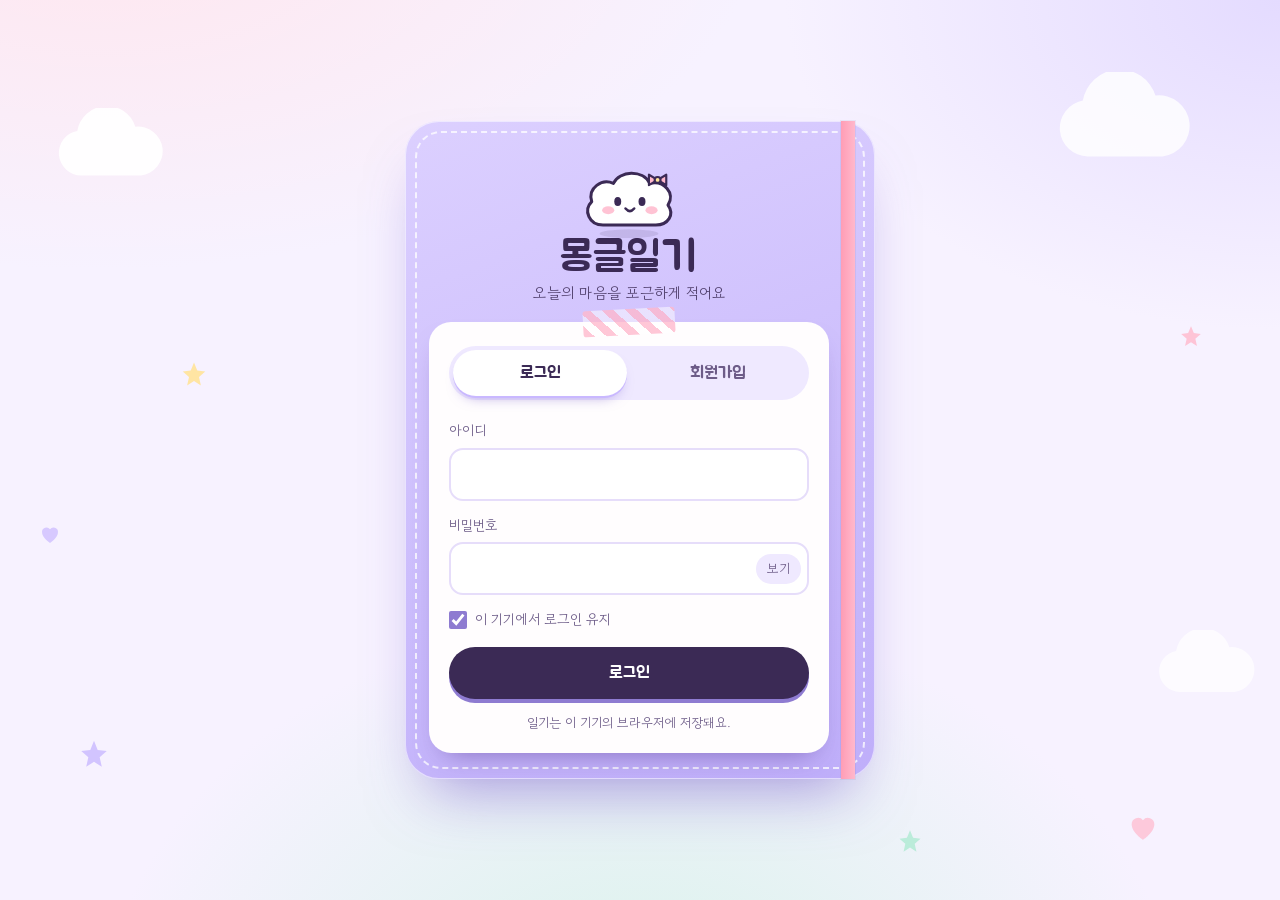
<file: index.html>
<!DOCTYPE html>
<html lang="ko">
<head>
<meta charset="utf-8">
<meta name="viewport" content="width=device-width, initial-scale=1, viewport-fit=cover">
<meta name="theme-color" content="#E4DBFF">
<title>몽글일기</title>
<meta name="description" content="오늘의 마음을 포근하게 적는 나만의 일기장">
<link rel="icon" href="data:image/svg+xml,%3Csvg xmlns='http://www.w3.org/2000/svg' viewBox='0 0 64 64'%3E%3Crect width='64' height='64' rx='16' fill='%23C9B8FF'/%3E%3Cpath d='M18 44a8 8 0 0 1-1-16 11 11 0 0 1 21-3 9 9 0 0 1 8 19z' fill='white'/%3E%3C/svg%3E">
<link rel="preconnect" href="https://fonts.googleapis.com">
<link rel="preconnect" href="https://fonts.gstatic.com" crossorigin>
<link href="https://fonts.googleapis.com/css2?family=Gaegu:wght@400;700&family=Gowun+Dodum&family=Jua&display=swap" rel="stylesheet">

<style>
:root{
  --ink:#3B2A55; --ink-2:#6D5C88;
  --lav:#C9B8FF; --lav-d:#8E7BD1; --lav-l:#EFE9FF;
  --pink:#FFB8CC; --pink-l:#FFE6EE; --rose:#C2325F;
  --butter:#FFE49A; --mint:#B5EBD6; --sky:#BFE3FF;
  --paper:#FFFDFE; --rule:#E6DDFA;
  --mood:var(--lav-l);
  --f-display:'Jua','Apple SD Gothic Neo','Malgun Gothic',sans-serif;
  --f-ui:'Gowun Dodum','Apple SD Gothic Neo','Malgun Gothic',sans-serif;
  --f-hand:'Gaegu','Gowun Dodum','Apple SD Gothic Neo','Malgun Gothic',cursive;
  --shadow-page:0 2px 0 rgba(255,255,255,.9) inset,0 40px 80px -30px rgba(104,76,190,.45),0 12px 24px -12px rgba(104,76,190,.25);
}
*{box-sizing:border-box;margin:0}
[hidden]{display:none!important}
html{-webkit-text-size-adjust:100%}
body{
  font-family:var(--f-ui);color:var(--ink);line-height:1.55;min-height:100dvh;
  background:
    radial-gradient(1100px 600px at 8% -10%,#FFE6EE 0,transparent 60%),
    radial-gradient(900px 600px at 100% 0,#E4DBFF 0,transparent 55%),
    radial-gradient(900px 700px at 50% 115%,#D8F3EA 0,transparent 60%),
    #F7F2FF;
  background-attachment:fixed;
}
button,input,textarea{font:inherit;color:inherit}
.bg{position:fixed;inset:0;pointer-events:none;z-index:0;overflow:hidden}
.bg svg{position:absolute}
.screen{position:relative;z-index:1;min-height:100dvh;display:grid;place-items:center;padding:28px 16px calc(28px + env(safe-area-inset-bottom))}

/* ---------- buttons & fields ---------- */
.btn{
  font-family:var(--f-display);font-size:17px;border:0;border-radius:999px;padding:13px 24px;cursor:pointer;
  background:var(--ink);color:#fff;box-shadow:0 4px 0 var(--lav-d);
  transition:transform .08s,box-shadow .08s,background .2s;
}
.btn:hover{background:#4B3768}
.btn:active{transform:translateY(3px);box-shadow:0 1px 0 var(--lav-d)}
.btn:focus-visible,.tab:focus-visible,.opt:focus-visible,.day:focus-visible,.iconbtn:focus-visible,.recent button:focus-visible,.menu summary:focus-visible,.peek:focus-visible{outline:3px solid var(--lav-d);outline-offset:3px}
.btn.block{width:100%}
.btn.ghost{background:transparent;color:var(--ink);box-shadow:inset 0 0 0 2px var(--rule)}
.btn.ghost:hover{background:var(--lav-l)}
.btn.ghost:active{transform:none}
.btn.warn{color:var(--rose)}
.btn.small{font-size:15px;padding:10px 18px}
.btn[disabled]{opacity:.6;cursor:progress}

.field{display:grid;gap:6px;margin-bottom:14px}
.field>label{font-size:14px;color:var(--ink-2)}
.input{
  width:100%;font-size:16px;background:#fff;border:2px solid var(--rule);border-radius:14px;padding:12px 14px;
  transition:border-color .15s,box-shadow .15s;
}
.input:focus-visible{outline:none;border-color:var(--lav-d);box-shadow:0 0 0 4px rgba(142,123,209,.25)}
.input[aria-invalid="true"]{border-color:var(--rose)}
.input::placeholder{color:#9D8FB8}
.err{color:var(--rose);font-size:13px}
.err:empty{display:none}
.hint{color:var(--ink-2);font-size:13px}
.row2{display:grid;gap:0 12px}
@media(min-width:440px){.row2{grid-template-columns:1fr 1fr}}
.pw{position:relative}
.pw .input{padding-right:70px}
.peek{position:absolute;right:8px;top:50%;transform:translateY(-50%);border:0;background:var(--lav-l);color:var(--ink-2);font-size:13px;border-radius:999px;padding:5px 11px;cursor:pointer}
.meter{display:grid;grid-template-columns:repeat(4,1fr);gap:4px;margin-top:2px}
.meter i{height:5px;border-radius:9px;background:var(--rule);transition:background .2s}
.meter[data-s="1"] i:nth-child(-n+1){background:#FF9DB5}
.meter[data-s="2"] i:nth-child(-n+2){background:var(--butter)}
.meter[data-s="3"] i:nth-child(-n+3){background:var(--mint)}
.meter[data-s="4"] i{background:var(--lav-d)}
.check{display:flex;align-items:center;gap:8px;font-size:14px;color:var(--ink-2);margin:2px 0 16px;cursor:pointer}
.check input{width:18px;height:18px;accent-color:var(--lav-d)}

/* ---------- auth cover ---------- */
.cover{
  position:relative;width:min(470px,100%);border-radius:34px;padding:26px 46px 26px 24px;
  background:linear-gradient(160deg,#DCD0FF,#BFAEFA);
  box-shadow:0 34px 60px -24px rgba(110,80,200,.55),0 0 0 1px rgba(255,255,255,.55) inset;
}
.cover::before{content:"";position:absolute;inset:10px;border:2px dashed rgba(255,255,255,.75);border-radius:26px;pointer-events:none}
.cover::after{content:"";position:absolute;top:0;bottom:0;right:20px;width:14px;background:linear-gradient(90deg,#FF9DB5,#FFB8CC);box-shadow:0 0 0 1px rgba(59,42,85,.06)}
.cover-head{text-align:center;position:relative;z-index:1;margin-bottom:6px}
.cover-head .mascot{width:104px;height:auto;display:block;margin:0 auto -6px}
.cover-head h1{font-family:var(--f-display);font-weight:400;font-size:42px;letter-spacing:.02em;line-height:1.1}
.cover-head p{font-size:15px;opacity:.85}
.label{position:relative;z-index:1;margin-top:18px;background:var(--paper);border-radius:22px;padding:24px 20px 20px;box-shadow:0 14px 28px -16px rgba(60,30,120,.55)}
.tape{position:absolute;width:92px;height:26px;opacity:.92;border-radius:3px;
  background:repeating-linear-gradient(45deg,rgba(255,184,204,.85) 0 8px,rgba(255,255,255,.55) 8px 16px)}
.label .tape{top:-13px;left:50%;transform:translateX(-50%) rotate(-3deg)}
.tabs{display:grid;grid-template-columns:1fr 1fr;gap:4px;background:var(--lav-l);border-radius:999px;padding:4px;margin-bottom:20px}
.tab{border:0;background:transparent;font-family:var(--f-display);font-size:17px;color:var(--ink-2);padding:10px;border-radius:999px;cursor:pointer;transition:background .2s,color .2s,box-shadow .2s}
.tab[aria-selected="true"]{background:#fff;color:var(--ink);box-shadow:0 2px 0 var(--lav),0 8px 14px -8px rgba(110,80,200,.6)}
.note{margin-top:14px;font-size:13px;color:var(--ink-2);text-align:center}
@media(max-width:420px){.cover{padding:22px 38px 22px 16px}.cover::after{right:14px;width:11px}.label{padding:22px 14px 16px}}

.mascot{overflow:visible}
.mascot{animation:bob 4s ease-in-out infinite}
.mascot .eye{transform-box:fill-box;transform-origin:center;animation:blink 5s infinite}
@keyframes bob{50%{transform:translateY(-4px)}}
@keyframes blink{0%,92%,100%{transform:scaleY(1)}95%{transform:scaleY(.1)}}

/* ---------- app shell ---------- */
.shell{width:min(1180px,100%);align-self:start}
.topbar{display:flex;align-items:center;justify-content:space-between;gap:12px;margin-bottom:18px;padding:0 4px}
.brand{display:flex;align-items:center;gap:8px;font-family:var(--f-display);font-size:27px;line-height:1}
.brand .mascot{width:46px;height:auto;animation:none}
.menu{position:relative}
.menu summary{list-style:none;cursor:pointer;display:flex;align-items:center;gap:10px;background:rgba(255,255,255,.8);border-radius:999px;padding:6px 16px 6px 6px;box-shadow:0 8px 18px -10px rgba(110,80,200,.6)}
.menu summary::-webkit-details-marker{display:none}
.avatar{width:34px;height:34px;border-radius:50%;display:grid;place-items:center;background:var(--pink);font-family:var(--f-display);font-size:17px}
.menu .pop{position:absolute;right:0;top:calc(100% + 10px);width:min(280px,86vw);background:#fff;border-radius:22px;padding:16px;z-index:30;box-shadow:0 24px 50px -18px rgba(60,30,120,.5)}
.pop h3{font-family:var(--f-display);font-weight:400;font-size:20px}
.pop dl{display:grid;grid-template-columns:auto 1fr;gap:2px 12px;font-size:13.5px;color:var(--ink-2);margin:8px 0 14px}
.pop dt{opacity:.75}
.pop dd{overflow-wrap:anywhere}
.pop .btn{width:100%;margin-top:8px}

.book{position:relative;display:grid;grid-template-columns:1fr}
.page{position:relative;padding:32px 28px 28px;box-shadow:var(--shadow-page)}
.page.left{background:linear-gradient(180deg,#F8F2FF,#FFF2F7);border-radius:32px 32px 0 0}
.page.right{background:var(--paper);border-radius:0 0 32px 32px;--mood:var(--lav-l)}
.spine{display:none}
@media(min-width:980px){
  .book{grid-template-columns:minmax(320px,390px) 30px 1fr}
  .page.left{border-radius:32px 0 0 32px}
  .page.right{border-radius:0 32px 32px 0;padding:36px 40px 30px}
  .spine{display:block;position:relative;z-index:2;
    background:
      url("data:image/svg+xml,%3Csvg xmlns='http://www.w3.org/2000/svg' width='30' height='46' viewBox='0 0 30 46'%3E%3Crect x='1' y='16' width='28' height='13' rx='6.5' fill='%238E7BD1'/%3E%3Crect x='3' y='18' width='24' height='9' rx='4.5' fill='%23C9B8FF'/%3E%3Ccircle cx='5' cy='22.5' r='2.3' fill='%233B2A55'/%3E%3Ccircle cx='25' cy='22.5' r='2.3' fill='%233B2A55'/%3E%3C/svg%3E") center top/30px 46px repeat-y,
      linear-gradient(90deg,rgba(110,80,200,.16),rgba(255,255,255,0) 35%,rgba(255,255,255,0) 65%,rgba(110,80,200,.16)),#EFE7FF}
}
.page.left .tape{top:-12px;left:28px;width:86px;transform:rotate(-5deg);
  background:repeating-linear-gradient(135deg,rgba(255,228,154,.95) 0 6px,rgba(255,255,255,.6) 6px 12px)}
.page.right .tape{top:-12px;right:44px;transform:rotate(3deg)}

.hello h2{font-family:var(--f-display);font-weight:400;font-size:27px;line-height:1.25}
.hello p{color:var(--ink-2);font-size:15px;margin-top:2px}
.bday-banner{margin-top:14px;display:flex;gap:10px;align-items:center;background:var(--pink-l);border-radius:18px;padding:12px 14px;font-size:14.5px;box-shadow:inset 0 0 0 2px var(--pink)}
.bday-banner svg{flex:none;width:26px;height:26px}
.stats{display:grid;grid-template-columns:repeat(3,1fr);gap:8px;margin:18px 0 16px}
.stat{background:rgba(255,255,255,.85);border-radius:18px;padding:10px 6px 9px;text-align:center}
.stat b{display:block;font-family:var(--f-display);font-weight:400;font-size:26px;line-height:1.1}
.stat span{font-size:12.5px;color:var(--ink-2)}
.stat:nth-child(1){box-shadow:0 3px 0 var(--mint)}
.stat:nth-child(2){box-shadow:0 3px 0 var(--butter)}
.stat:nth-child(3){box-shadow:0 3px 0 var(--sky)}

.cal{background:#fff;border-radius:24px;padding:14px 12px 12px;box-shadow:0 10px 24px -16px rgba(110,80,200,.6)}
.cal-head{display:flex;align-items:center;justify-content:space-between;margin-bottom:8px}
.cal-head h3{font-family:var(--f-display);font-weight:400;font-size:20px}
.iconbtn{width:36px;height:36px;border:0;border-radius:50%;background:var(--lav-l);cursor:pointer;display:grid;place-items:center;transition:background .15s,transform .1s}
.iconbtn:hover{background:var(--lav)}
.iconbtn:active{transform:scale(.92)}
.iconbtn svg{width:18px;height:18px}
.dows,.grid{display:grid;grid-template-columns:repeat(7,1fr);gap:3px}
.dows span{text-align:center;font-size:12.5px;color:var(--ink-2);padding:4px 0}
.dows span:first-child{color:#B2386A}
.dows span:last-child{color:#3C6FA8}
.day{position:relative;aspect-ratio:1;border:0;border-radius:14px;background:transparent;cursor:pointer;font-size:14.5px;display:grid;place-items:center;transition:background .15s}
.day:hover{background:var(--lav-l)}
.day:nth-child(7n+1){color:#B2386A}
.day:nth-child(7n){color:#3C6FA8}
.day.today{box-shadow:inset 0 0 0 2px var(--lav-d)}
.day.sel,.day.sel:nth-child(7n+1),.day.sel:nth-child(7n){background:var(--ink);color:#fff;box-shadow:none}
.day .n{transform:translateY(-3px)}
.day .dot{position:absolute;bottom:5px;left:50%;width:7px;height:7px;margin-left:-3.5px;border-radius:50%;box-shadow:0 0 0 1.5px #fff}
.day.bday::after{content:"";position:absolute;top:2px;right:3px;width:10px;height:10px;background:url("data:image/svg+xml,%3Csvg xmlns='http://www.w3.org/2000/svg' viewBox='0 0 24 24'%3E%3Cpath d='M12 21s-8-5.2-8-11a4.5 4.5 0 0 1 8-2.8A4.5 4.5 0 0 1 20 10c0 5.8-8 11-8 11z' fill='%23FF7FA3'/%3E%3C/svg%3E") center/contain no-repeat}

.recent-wrap{margin-top:18px}
.recent-wrap h3{font-family:var(--f-display);font-weight:400;font-size:19px;margin-bottom:6px}
.recent{list-style:none;padding:0;display:grid;gap:6px}
.recent button{width:100%;text-align:left;border:0;background:rgba(255,255,255,.8);border-radius:16px;padding:10px 12px;cursor:pointer;display:grid;grid-template-columns:auto 1fr;gap:2px 10px;align-items:center;transition:background .15s}
.recent button:hover{background:#fff}
.recent .d{font-size:13px;color:var(--ink-2)}
.recent .t{font-size:15px;white-space:nowrap;overflow:hidden;text-overflow:ellipsis}
.recent .m{width:10px;height:10px;border-radius:50%}
.empty{font-size:14px;color:var(--ink-2);background:rgba(255,255,255,.6);border-radius:16px;padding:14px;border:2px dashed var(--lav)}

/* right page */
.head{display:flex;align-items:flex-start;justify-content:space-between;gap:12px;flex-wrap:wrap}
.date{display:flex;align-items:center;gap:16px}
.tile{width:92px;height:92px;border-radius:26px;background:var(--mood);display:grid;place-items:center;font-family:var(--f-display);font-size:50px;line-height:1;transition:background .35s;box-shadow:inset 0 0 0 2px rgba(59,42,85,.08),0 8px 0 -3px rgba(59,42,85,.07)}
.date h2{font-family:var(--f-display);font-weight:400;font-size:25px;line-height:1.25}
.chips{display:flex;gap:6px;flex-wrap:wrap;margin-top:6px}
.chip{font-size:13px;background:var(--lav-l);color:var(--ink-2);border-radius:999px;padding:3px 11px}
.chip.pink{background:var(--pink-l);color:#9E2A55}
.chip.mint{background:#DDF6EC;color:#256B52}
.nav{display:flex;gap:8px;align-items:center}
.nav .btn{padding:9px 18px;font-size:16px}

.picks{display:grid;gap:14px;margin:24px 0 8px}
@media(min-width:640px){.picks{grid-template-columns:auto 1fr;column-gap:36px}}
.group>span{display:block;font-size:14px;color:var(--ink-2);margin-bottom:4px}
.pick{display:flex;gap:4px;flex-wrap:wrap}
.opt{display:grid;justify-items:center;gap:2px;border:0;background:transparent;cursor:pointer;padding:6px 6px 5px;border-radius:18px;color:var(--ink-2);font-size:12.5px;transition:background .2s}
.opt svg{width:42px;height:42px;transition:transform .2s}
.opt:hover{background:var(--lav-l)}
.opt[aria-pressed="true"]{background:var(--lav-l);color:var(--ink);box-shadow:inset 0 0 0 2px var(--lav-d)}
.opt[aria-pressed="true"] svg{transform:scale(1.12) rotate(-5deg)}
.weather .opt svg{width:36px;height:36px}

.title{width:100%;margin-top:14px;border:0;border-bottom:2px dashed var(--lav);background:transparent;font-family:var(--f-display);font-size:28px;line-height:1.3;padding:8px 2px;color:var(--ink)}
.title:focus-visible{outline:none;border-bottom-color:var(--lav-d);border-bottom-style:solid}
.title::placeholder{color:#9D8FB8}
.paper{margin-top:14px}
.body{
  display:block;width:100%;min-height:400px;resize:none;border:0;outline:0;overflow:hidden;
  background:repeating-linear-gradient(to bottom,transparent 0 39px,var(--rule) 39px 40px);background-attachment:local;
  font-family:var(--f-hand);font-size:23px;line-height:40px;padding:0 4px;color:var(--ink);
}
.body::placeholder{color:#A99BC2}
.foot{display:flex;align-items:center;justify-content:space-between;gap:12px;flex-wrap:wrap;margin-top:22px;padding-top:16px;border-top:2px dotted var(--rule)}
.status{font-size:14px;color:var(--ink-2);display:flex;gap:14px;flex-wrap:wrap}
.status [data-state="saving"]{color:#8A6D00}
.status [data-state="error"]{color:var(--rose)}
.actions{display:flex;gap:10px}

.toasts{position:fixed;left:50%;bottom:calc(22px + env(safe-area-inset-bottom));transform:translateX(-50%);display:grid;gap:8px;z-index:100;width:max-content;max-width:92vw}
.toast{background:var(--ink);color:#fff;border-radius:999px;padding:12px 22px;font-size:15px;box-shadow:0 14px 30px -10px rgba(40,20,80,.6);animation:pop .25s ease-out}
.toast.bad{background:var(--rose)}
@keyframes pop{from{opacity:0;transform:translateY(10px)}}

dialog{border:0;border-radius:26px;padding:26px;width:min(380px,92vw);background:var(--paper);color:var(--ink);box-shadow:0 30px 70px -20px rgba(60,30,120,.55);margin:auto}
dialog::backdrop{background:rgba(59,42,85,.35);backdrop-filter:blur(4px)}
dialog h3{font-family:var(--f-display);font-weight:400;font-size:23px;margin-bottom:6px}
dialog p{color:var(--ink-2);margin-bottom:20px}
dialog .actions{justify-content:flex-end}

@media(max-width:600px){
  .page{padding:28px 18px 22px}
  .tile{width:76px;height:76px;font-size:42px;border-radius:22px}
  .date h2{font-size:21px}
  .body{font-size:21px}
  .title{font-size:24px}
}
@media (prefers-reduced-motion:reduce){*{animation:none!important;transition:none!important}}
</style>
</head>

<body>
<div class="bg" id="bg" aria-hidden="true"></div>

<!-- ============ 로그인 / 회원가입 ============ -->
<main class="screen" id="auth">
  <section class="cover" aria-labelledby="app-title">
    <div class="cover-head">
      <div id="cover-mascot"></div>
      <h1 id="app-title">몽글일기</h1>
      <p>오늘의 마음을 포근하게 적어요</p>
    </div>

    <div class="label">
      <span class="tape" aria-hidden="true"></span>
      <div class="tabs" role="tablist" aria-label="로그인 또는 회원가입">
        <button class="tab" role="tab" id="tab-login" aria-selected="true" aria-controls="panel-login" type="button">로그인</button>
        <button class="tab" role="tab" id="tab-signup" aria-selected="false" aria-controls="panel-signup" tabindex="-1" type="button">회원가입</button>
      </div>

      <form id="panel-login" role="tabpanel" aria-labelledby="tab-login" novalidate>
        <div class="field">
          <label for="li-id">아이디</label>
          <input class="input" id="li-id" name="username" autocomplete="username" autocapitalize="none" spellcheck="false" required>
        </div>
        <div class="field">
          <label for="li-pw">비밀번호</label>
          <div class="pw">
            <input class="input" id="li-pw" name="password" type="password" autocomplete="current-password" required>
            <button class="peek" type="button" data-peek="li-pw" aria-label="비밀번호 보기">보기</button>
          </div>
          <p class="err" id="li-err" role="alert"></p>
        </div>
        <label class="check"><input type="checkbox" id="li-keep" checked> 이 기기에서 로그인 유지</label>
        <button class="btn block" type="submit" id="li-submit">로그인</button>
      </form>

      <form id="panel-signup" role="tabpanel" aria-labelledby="tab-signup" novalidate hidden>
        <div class="field">
          <label for="su-id">아이디</label>
          <input class="input" id="su-id" name="username" autocomplete="username" autocapitalize="none" spellcheck="false" maxlength="16" aria-describedby="su-id-err" placeholder="영문으로 시작, 4~16자">
          <p class="err" id="su-id-err"></p>
        </div>
        <div class="field">
          <label for="su-pw">비밀번호</label>
          <div class="pw">
            <input class="input" id="su-pw" name="new-password" type="password" autocomplete="new-password" maxlength="64" aria-describedby="su-pw-err" placeholder="8자 이상, 영문+숫자">
            <button class="peek" type="button" data-peek="su-pw" aria-label="비밀번호 보기">보기</button>
          </div>
          <div class="meter" id="su-meter" data-s="0" aria-hidden="true"><i></i><i></i><i></i><i></i></div>
          <p class="hint" id="su-meter-label" aria-live="polite"></p>
          <p class="err" id="su-pw-err"></p>
        </div>
        <div class="field">
          <label for="su-pw2">비밀번호 확인</label>
          <input class="input" id="su-pw2" type="password" autocomplete="new-password" maxlength="64" aria-describedby="su-pw2-err">
          <p class="err" id="su-pw2-err"></p>
        </div>
        <div class="field">
          <label for="su-email">이메일</label>
          <input class="input" id="su-email" name="email" type="email" autocomplete="email" autocapitalize="none" spellcheck="false" aria-describedby="su-email-err" placeholder="name@example.com">
          <p class="err" id="su-email-err"></p>
        </div>
        <div class="row2">
          <div class="field">
            <label for="su-name">이름</label>
            <input class="input" id="su-name" name="name" autocomplete="name" maxlength="20" aria-describedby="su-name-err">
            <p class="err" id="su-name-err"></p>
          </div>
          <div class="field">
            <label for="su-birth">생년월일</label>
            <input class="input" id="su-birth" name="bday" type="date" autocomplete="bday" min="1900-01-01" aria-describedby="su-birth-err">
            <p class="err" id="su-birth-err"></p>
          </div>
        </div>
        <button class="btn block" type="submit" id="su-submit">가입하고 시작하기</button>
      </form>

      <p class="note">일기는 이 기기의 브라우저에 저장돼요.</p>
    </div>
  </section>
</main>

<!-- ============ 일기장 ============ -->
<div class="screen" id="app" hidden>
  <div class="shell">
    <header class="topbar">
      <div class="brand"><span id="brand-mascot"></span>몽글일기</div>
      <details class="menu" id="menu">
        <summary aria-label="내 메뉴"><span class="avatar" id="avatar"></span><span id="menu-name"></span></summary>
        <div class="pop">
          <h3 id="pop-name"></h3>
          <dl>
            <dt>아이디</dt><dd id="pop-id"></dd>
            <dt>이메일</dt><dd id="pop-email"></dd>
            <dt>생일</dt><dd id="pop-birth"></dd>
          </dl>
          <button class="btn ghost small" type="button" id="btn-export">백업 파일 받기</button>
          <button class="btn ghost small" type="button" id="btn-import">백업 불러오기</button>
          <button class="btn small" type="button" id="btn-logout">로그아웃</button>
          <input type="file" id="file-import" accept="application/json,.json" hidden>
        </div>
      </details>
    </header>

    <div class="book">
      <!-- 왼쪽: 달력 -->
      <section class="page left" aria-label="달력과 기록">
        <span class="tape" aria-hidden="true"></span>
        <div class="hello">
          <h2 id="hello-title"></h2>
          <p id="hello-sub"></p>
        </div>
        <div class="bday-banner" id="bday-banner" hidden>
          <svg viewBox="0 0 24 24" aria-hidden="true"><path d="M12 21s-8-5.2-8-11a4.5 4.5 0 0 1 8-2.8A4.5 4.5 0 0 1 20 10c0 5.8-8 11-8 11z" fill="#FF7FA3" stroke="#3B2A55" stroke-width="1.6" stroke-linejoin="round"/></svg>
          <span id="bday-text"></span>
        </div>
        <div class="stats">
          <div class="stat"><b id="st-total">0</b><span>쓴 일기</span></div>
          <div class="stat"><b id="st-streak">0</b><span>연속 기록일</span></div>
          <div class="stat"><b id="st-month">0</b><span>이번 달</span></div>
        </div>

        <div class="cal">
          <div class="cal-head">
            <button class="iconbtn" type="button" id="cal-prev" aria-label="이전 달"><svg viewBox="0 0 24 24" fill="none" stroke="#3B2A55" stroke-width="2.6" stroke-linecap="round" stroke-linejoin="round"><path d="M15 5l-7 7 7 7"/></svg></button>
            <h3 id="cal-title" aria-live="polite"></h3>
            <button class="iconbtn" type="button" id="cal-next" aria-label="다음 달"><svg viewBox="0 0 24 24" fill="none" stroke="#3B2A55" stroke-width="2.6" stroke-linecap="round" stroke-linejoin="round"><path d="M9 5l7 7-7 7"/></svg></button>
          </div>
          <div class="dows" aria-hidden="true"><span>일</span><span>월</span><span>화</span><span>수</span><span>목</span><span>금</span><span>토</span></div>
          <div class="grid" id="cal-grid"></div>
        </div>

        <div class="recent-wrap">
          <h3>최근에 쓴 일기</h3>
          <ul class="recent" id="recent"></ul>
        </div>
      </section>

      <div class="spine" aria-hidden="true"></div>

      <!-- 오른쪽: 쓰기 -->
      <section class="page right" id="right" aria-label="일기 쓰기">
        <span class="tape" aria-hidden="true"></span>
        <div class="head">
          <div class="date">
            <div class="tile" id="tile" aria-hidden="true"></div>
            <div>
              <h2 id="date-text"></h2>
              <div class="chips" id="chips"></div>
            </div>
          </div>
          <div class="nav">
            <button class="iconbtn" type="button" id="day-prev" aria-label="전날"><svg viewBox="0 0 24 24" fill="none" stroke="#3B2A55" stroke-width="2.6" stroke-linecap="round" stroke-linejoin="round"><path d="M15 5l-7 7 7 7"/></svg></button>
            <button class="btn ghost" type="button" id="day-today">오늘</button>
            <button class="iconbtn" type="button" id="day-next" aria-label="다음날"><svg viewBox="0 0 24 24" fill="none" stroke="#3B2A55" stroke-width="2.6" stroke-linecap="round" stroke-linejoin="round"><path d="M9 5l7 7-7 7"/></svg></button>
          </div>
        </div>

        <div class="picks">
          <div class="group"><span id="mood-label">기분</span><div class="pick" id="moods" role="group" aria-labelledby="mood-label"></div></div>
          <div class="group weather"><span id="weather-label">날씨</span><div class="pick" id="weathers" role="group" aria-labelledby="weather-label"></div></div>
        </div>

        <label class="sr" for="title" style="position:absolute;left:-9999px">제목</label>
        <input class="title" id="title" maxlength="60" placeholder="제목 (선택)" autocomplete="off">
        <div class="paper">
          <label for="body" style="position:absolute;left:-9999px">일기 내용</label>
          <textarea class="body" id="body" maxlength="20000" spellcheck="false"></textarea>
        </div>

        <div class="foot">
          <div class="status" aria-live="polite">
            <span id="count">0자</span>
            <span id="status" data-state="idle"></span>
          </div>
          <div class="actions">
            <button class="btn ghost warn" type="button" id="btn-delete">삭제</button>
            <button class="btn" type="button" id="btn-save">저장하기</button>
          </div>
        </div>
      </section>
    </div>
  </div>
</div>

<div class="toasts" id="toasts" role="status" aria-live="polite"></div>

<dialog id="dlg">
  <form method="dialog">
    <h3 id="dlg-title"></h3>
    <p id="dlg-msg"></p>
    <div class="actions">
      <button class="btn ghost" value="cancel">취소</button>
      <button class="btn" value="ok" id="dlg-ok"></button>
    </div>
  </form>
</dialog>

<script>
(() => {
'use strict';

/* ================= 유틸 ================= */
const $ = (s, r = document) => r.querySelector(s);
const pad = n => String(n).padStart(2, '0');
const ymd = d => `${d.getFullYear()}-${pad(d.getMonth() + 1)}-${pad(d.getDate())}`;
const parseYmd = s => { const [y, m, d] = s.split('-').map(Number); return new Date(y, m - 1, d); };
const today = () => ymd(new Date());
const DOW = ['일', '월', '화', '수', '목', '금', '토'];
const dayDiff = (a, b) => {
  const [ay, am, ad] = a.split('-').map(Number), [by, bm, bd] = b.split('-').map(Number);
  return Math.round((Date.UTC(by, bm - 1, bd) - Date.UTC(ay, am - 1, ad)) / 864e5);
};
const shiftDay = (s, n) => { const d = parseYmd(s); d.setDate(d.getDate() + n); return ymd(d); };

function h(tag, props = {}, ...kids) {
  const el = document.createElement(tag);
  for (const [k, v] of Object.entries(props)) {
    if (v == null || v === false) continue;
    if (k === 'class') el.className = v;
    else if (k === 'text') el.textContent = v;
    else if (k.startsWith('on')) el.addEventListener(k.slice(2), v);
    else el.setAttribute(k, v === true ? '' : v);
  }
  for (const kid of kids.flat()) { if (kid != null) el.append(kid.nodeType ? kid : document.createTextNode(kid)); }
  return el;
}

const store = {
  get(k, fb) { try { const v = localStorage.getItem(k); return v == null ? fb : JSON.parse(v); } catch { return fb; } },
  set(k, v) { try { localStorage.setItem(k, JSON.stringify(v)); return true; } catch { return false; } }
};
const KEY_USERS = 'mongeul.users.v1';
const KEY_SESS = 'mongeul.session.v1';
const keyEntries = id => `mongeul.entries.v1.${id}`;

/* ================= 그림 요소 ================= */
const mascot = (cls = '') => `<svg class="mascot ${cls}" viewBox="0 0 120 108" aria-hidden="true">
<ellipse cx="60" cy="100" rx="34" ry="5" fill="#3B2A55" opacity=".12"/>
<path d="M30 90C14 90 7 73 17 63 12 47 29 36 42 42 49 27 76 26 84 42 100 38 114 53 105 67 113 78 105 90 91 90Z" fill="#fff" stroke="#3B2A55" stroke-width="3.5" stroke-linejoin="round"/>
<ellipse class="eye" cx="47" cy="63" rx="4" ry="5.2" fill="#3B2A55"/>
<ellipse class="eye" cx="75" cy="63" rx="4" ry="5.2" fill="#3B2A55"/>
<ellipse cx="36" cy="73" rx="7" ry="4.5" fill="#FFB8CC" opacity=".85"/>
<ellipse cx="86" cy="73" rx="7" ry="4.5" fill="#FFB8CC" opacity=".85"/>
<path d="M56 71q5 6 10 0" fill="none" stroke="#3B2A55" stroke-width="3" stroke-linecap="round"/>
<g stroke="#3B2A55" stroke-width="2.5" stroke-linejoin="round"><path d="M93 38 83 32v12z" fill="#FFB8CC"/><path d="M93 38 103 32v12z" fill="#FFB8CC"/><circle cx="93" cy="38" r="3.4" fill="#FFE49A"/></g>
</svg>`;

const INK = '#3B2A55';
const face = (type, color) => {
  const blush = '<ellipse cx="11" cy="28" rx="4" ry="2.6" fill="#FF8FB0" opacity=".55"/><ellipse cx="37" cy="28" rx="4" ry="2.6" fill="#FF8FB0" opacity=".55"/>';
  const dots = `<circle cx="17" cy="22" r="2.4" fill="${INK}"/><circle cx="31" cy="22" r="2.4" fill="${INK}"/>`;
  const parts = {
    great: `${blush}<path d="M13 22q4-6 8 0M27 22q4-6 8 0" fill="none" stroke="${INK}" stroke-width="2.6" stroke-linecap="round"/><path d="M15 29q9 12 18 0z" fill="${INK}" stroke="${INK}" stroke-width="2" stroke-linejoin="round"/><path d="M20 35q4-3 8 0" fill="none" stroke="#FF8FB0" stroke-width="2.4" stroke-linecap="round"/>`,
    good: `${blush}${dots}<path d="M18 30q6 6 12 0" fill="none" stroke="${INK}" stroke-width="2.6" stroke-linecap="round"/>`,
    soso: `${dots}<path d="M18 32h12" fill="none" stroke="${INK}" stroke-width="2.6" stroke-linecap="round"/>`,
    sad: `${dots}<path d="M18 34q6-6 12 0" fill="none" stroke="${INK}" stroke-width="2.6" stroke-linecap="round"/><path d="M34 27q-3 4-1 6.2a2.4 2.4 0 0 0 4-.4q.4-2-3-5.8z" fill="#BFE3FF" stroke="${INK}" stroke-width="1.4" stroke-linejoin="round"/>`,
    angry: `<path d="M11 15l9 4M37 15l-9 4" fill="none" stroke="${INK}" stroke-width="2.8" stroke-linecap="round"/><circle cx="17" cy="24" r="2.4" fill="${INK}"/><circle cx="31" cy="24" r="2.4" fill="${INK}"/><path d="M18 34q6-5 12 0" fill="none" stroke="${INK}" stroke-width="2.6" stroke-linecap="round"/>`
  };
  return `<svg viewBox="0 0 48 48" aria-hidden="true"><circle cx="24" cy="24" r="20" fill="${color}" stroke="${INK}" stroke-width="2.6"/>${parts[type]}</svg>`;
};

const CLOUD = 'M9 23a5 5 0 0 1-.5-9.98A7.5 7.5 0 0 1 23 12.5a5.25 5.25 0 0 1 0 10.5Z';
const wx = (inner) => `<svg viewBox="0 0 32 32" fill="none" stroke="${INK}" stroke-width="2" stroke-linecap="round" stroke-linejoin="round" aria-hidden="true">${inner}</svg>`;
const ICON = {
  sun: wx(`<circle cx="16" cy="16" r="6" fill="#FFE49A"/><path d="M16 4v3M16 25v3M4 16h3M25 16h3M7.5 7.5l2.1 2.1M22.4 22.4l2.1 2.1M7.5 24.5l2.1-2.1M22.4 9.6l2.1-2.1"/>`),
  cloud: wx(`<path d="${CLOUD}" transform="translate(0 2)" fill="#BFE3FF"/>`),
  rain: wx(`<path d="${CLOUD}" transform="translate(0 -3)" fill="#BFE3FF"/><path d="M11 23l-1.6 4M17 23l-1.6 4M23 23l-1.6 4" stroke="#5B8FD6"/>`),
  snow: wx(`<path d="${CLOUD}" transform="translate(0 -3)" fill="#fff"/><circle cx="11" cy="26" r="1.2" fill="${INK}"/><circle cx="17" cy="28" r="1.2" fill="${INK}"/><circle cx="23" cy="26" r="1.2" fill="${INK}"/>`),
  wind: wx(`<path d="M5 12h14a3.5 3.5 0 1 0-3.5-3.5M5 18h19a3.5 3.5 0 1 1-3.5 3.5M5 24h9" stroke="#6BB79B"/>`)
};

const MOODS = [
  { k: 'great', label: '최고예요', color: '#FFD66B' },
  { k: 'good', label: '좋아요', color: '#9FE3C5' },
  { k: 'soso', label: '그냥 그래요', color: '#A9D6FF' },
  { k: 'sad', label: '우울해요', color: '#BBA8FF' },
  { k: 'angry', label: '화나요', color: '#FF9DB5' }
];
const WEATHERS = [
  { k: 'sun', label: '맑음' }, { k: 'cloud', label: '흐림' }, { k: 'rain', label: '비' },
  { k: 'snow', label: '눈' }, { k: 'wind', label: '바람' }
];
const MOOD_COLOR = Object.fromEntries(MOODS.map(m => [m.k, m.color]));

/* ================= 배경 장식 ================= */
(function decor() {
  const star = c => `<svg viewBox="0 0 24 24"><path d="M12 2l2.6 6.4L21 9.2l-5 4.4 1.5 6.7L12 16.8 6.5 20.3 8 13.6 3 9.2l6.4-.8z" fill="${c}"/></svg>`;
  const heart = c => `<svg viewBox="0 0 24 24"><path d="M12 21s-8-5.2-8-11a4.5 4.5 0 0 1 8-2.8A4.5 4.5 0 0 1 20 10c0 5.8-8 11-8 11z" fill="${c}"/></svg>`;
  const cloud = c => `<svg viewBox="0 0 64 40"><path d="M16 36a12 12 0 0 1-2-23.8A16 16 0 0 1 45 10a13 13 0 0 1 3 26z" fill="${c}"/></svg>`;
  const items = [
    [cloud('#fff'), '4%', '12%', 120, .9], [cloud('#fff'), '82%', '8%', 150, .8], [cloud('#FFFFFF'), '90%', '70%', 110, .7],
    [star('#FFE49A'), '14%', '40%', 30, .9], [star('#FFB8CC'), '92%', '36%', 26, .8], [star('#C9B8FF'), '6%', '82%', 34, .8],
    [heart('#FFB8CC'), '88%', '90%', 34, .7], [heart('#C9B8FF'), '3%', '58%', 24, .7], [star('#B5EBD6'), '70%', '92%', 28, .9]
  ];
  $('#bg').innerHTML = items.map(([svg, x, y, w, o]) => `<div style="position:absolute;left:${x};top:${y};width:${w}px;opacity:${o}">${svg}</div>`).join('');
})();
$('#cover-mascot').innerHTML = mascot();
$('#brand-mascot').innerHTML = mascot();

/* ================= 토스트 / 확인창 ================= */
function toast(msg, bad = false) {
  const t = h('div', { class: 'toast' + (bad ? ' bad' : ''), text: msg });
  $('#toasts').append(t);
  setTimeout(() => t.remove(), 2800);
}
function confirmBox(title, msg, okLabel) {
  const dlg = $('#dlg');
  $('#dlg-title').textContent = title;
  $('#dlg-msg').textContent = msg;
  $('#dlg-ok').textContent = okLabel;
  return new Promise(res => {
    dlg.addEventListener('close', () => res(dlg.returnValue === 'ok'), { once: true });
    dlg.returnValue = 'cancel';
    dlg.showModal();
  });
}

/* ================= 비밀번호 해시 ================= */
const enc = new TextEncoder();
const toB64 = buf => btoa(String.fromCharCode(...new Uint8Array(buf)));
const fromB64 = s => Uint8Array.from(atob(s), c => c.charCodeAt(0));
async function hashPw(pw, saltB64, algo) {
  const salt = fromB64(saltB64);
  if (algo === 'pbkdf2' && window.crypto && crypto.subtle) {
    const key = await crypto.subtle.importKey('raw', enc.encode(pw), 'PBKDF2', false, ['deriveBits']);
    const bits = await crypto.subtle.deriveBits({ name: 'PBKDF2', hash: 'SHA-256', salt, iterations: 150000 }, key, 256);
    return toB64(bits);
  }
  // crypto.subtle을 쓸 수 없는 환경(http 등)을 위한 대체 해시
  let a = 0xdeadbeef, b = 0x41c6ce57;
  const data = [...salt, ...enc.encode(pw)];
  for (let r = 0; r < 5000; r++) for (const c of data) {
    a = Math.imul(a ^ c, 2654435761); b = Math.imul(b ^ c, 1597334677);
    a ^= a >>> 15; b ^= b >>> 13;
  }
  return `${(a >>> 0).toString(36)}${(b >>> 0).toString(36)}`;
}
const hasSubtle = () => !!(window.crypto && crypto.subtle);

/* ================= 세션 ================= */
function readSession() {
  try { return JSON.parse(sessionStorage.getItem(KEY_SESS) || localStorage.getItem(KEY_SESS) || 'null'); } catch { return null; }
}
function clearSession() { try { sessionStorage.removeItem(KEY_SESS); localStorage.removeItem(KEY_SESS); } catch {} }
function writeSession(id, keep) {
  clearSession();
  try { (keep ? localStorage : sessionStorage).setItem(KEY_SESS, JSON.stringify({ id })); } catch {}
}

/* ================= 인증 화면 ================= */
const tabLogin = $('#tab-login'), tabSignup = $('#tab-signup');
const formLogin = $('#panel-login'), formSignup = $('#panel-signup');

function showTab(which) {
  const login = which === 'login';
  tabLogin.setAttribute('aria-selected', login); tabLogin.tabIndex = login ? 0 : -1;
  tabSignup.setAttribute('aria-selected', !login); tabSignup.tabIndex = login ? -1 : 0;
  formLogin.hidden = !login; formSignup.hidden = login;
}
tabLogin.addEventListener('click', () => showTab('login'));
tabSignup.addEventListener('click', () => showTab('signup'));
[tabLogin, tabSignup].forEach(t => t.addEventListener('keydown', e => {
  if (e.key === 'ArrowRight' || e.key === 'ArrowLeft') {
    const next = t === tabLogin ? tabSignup : tabLogin;
    next.click(); next.focus();
  }
}));

document.querySelectorAll('[data-peek]').forEach(btn => btn.addEventListener('click', () => {
  const input = document.getElementById(btn.dataset.peek);
  const show = input.type === 'password';
  input.type = show ? 'text' : 'password';
  btn.textContent = show ? '숨기기' : '보기';
  btn.setAttribute('aria-label', show ? '비밀번호 숨기기' : '비밀번호 보기');
}));

const setErr = (id, msg) => {
  const input = document.getElementById(id), err = document.getElementById(id + '-err');
  err.textContent = msg || '';
  if (msg) input.setAttribute('aria-invalid', 'true'); else input.removeAttribute('aria-invalid');
};

const validBirth = s => /^\d{4}-\d{2}-\d{2}$/.test(s) && ymd(parseYmd(s)) === s && s >= '1900-01-01' && s <= today();

function pwScore(pw) {
  if (!pw) return 0;
  let s = 0;
  if (pw.length >= 8) s++;
  if (/[a-zA-Z]/.test(pw) && /\d/.test(pw)) s++;
  if (pw.length >= 12) s++;
  if (/[^a-zA-Z0-9]/.test(pw) && /[a-z]/.test(pw) && /[A-Z]/.test(pw)) s++;
  return Math.max(1, s);
}
$('#su-pw').addEventListener('input', e => {
  const sc = e.target.value ? pwScore(e.target.value) : 0;
  $('#su-meter').dataset.s = sc;
  $('#su-meter-label').textContent = ['', '약해요', '보통이에요', '좋아요', '아주 좋아요'][sc];
});

const usersDb = () => store.get(KEY_USERS, {});

$('#su-id').addEventListener('blur', e => {
  const v = e.target.value.trim();
  if (!v) return;
  if (!/^[a-zA-Z][a-zA-Z0-9_]{3,15}$/.test(v)) setErr('su-id', '영문으로 시작하는 4~16자(영문·숫자·_)로 입력해 주세요.');
  else if (usersDb()[v.toLowerCase()]) setErr('su-id', '이미 사용 중인 아이디예요.');
  else setErr('su-id', '');
});

formSignup.addEventListener('submit', async e => {
  e.preventDefault();
  const v = {
    id: $('#su-id').value.trim(), pw: $('#su-pw').value, pw2: $('#su-pw2').value,
    email: $('#su-email').value.trim(), name: $('#su-name').value.trim(), birth: $('#su-birth').value
  };
  const users = usersDb();
  const errs = {};
  if (!/^[a-zA-Z][a-zA-Z0-9_]{3,15}$/.test(v.id)) errs['su-id'] = '영문으로 시작하는 4~16자(영문·숫자·_)로 입력해 주세요.';
  else if (users[v.id.toLowerCase()]) errs['su-id'] = '이미 사용 중인 아이디예요.';
  if (v.pw.length < 8 || !/[a-zA-Z]/.test(v.pw) || !/\d/.test(v.pw)) errs['su-pw'] = '8자 이상, 영문과 숫자를 함께 넣어 주세요.';
  if (v.pw !== v.pw2) errs['su-pw2'] = '비밀번호가 서로 달라요.';
  if (!/^[^\s@]+@[^\s@]+\.[^\s@]{2,}$/.test(v.email)) errs['su-email'] = '이메일 형식을 확인해 주세요.';
  else if (Object.values(users).some(u => u.email.toLowerCase() === v.email.toLowerCase())) errs['su-email'] = '이미 가입된 이메일이에요.';
  if (v.name.length < 1 || v.name.length > 20) errs['su-name'] = '이름을 1~20자로 입력해 주세요.';
  if (!validBirth(v.birth)) errs['su-birth'] = '생년월일을 올바르게 선택해 주세요.';

  ['su-id', 'su-pw', 'su-pw2', 'su-email', 'su-name', 'su-birth'].forEach(id => setErr(id, errs[id]));
  const first = Object.keys(errs)[0];
  if (first) { document.getElementById(first).focus(); return; }

  const btn = $('#su-submit'); btn.disabled = true; btn.textContent = '가입하는 중…';
  try {
    const algo = hasSubtle() ? 'pbkdf2' : 'js';
    const salt = toB64(crypto.getRandomValues(new Uint8Array(16)));
    const hash = await hashPw(v.pw, salt, algo);
    users[v.id.toLowerCase()] = { id: v.id, name: v.name, email: v.email, birth: v.birth, salt, hash, algo, createdAt: Date.now() };
    if (!store.set(KEY_USERS, users)) { toast('저장할 수 없어요. 브라우저 저장 공간을 확인해 주세요.', true); return; }
    formSignup.reset(); $('#su-meter').dataset.s = 0; $('#su-meter-label').textContent = '';
    showTab('login');
    $('#li-id').value = v.id; $('#li-pw').value = '';
    $('#li-pw').focus();
    toast(`${v.name}님, 가입을 환영해요! 로그인해 주세요.`);
  } catch (err) {
    toast('가입 중 문제가 생겼어요. 다시 시도해 주세요.', true);
  } finally {
    btn.disabled = false; btn.textContent = '가입하고 시작하기';
  }
});

let fails = 0, lockUntil = 0;
formLogin.addEventListener('submit', async e => {
  e.preventDefault();
  const err = $('#li-err'); err.textContent = '';
  const id = $('#li-id').value.trim(), pw = $('#li-pw').value;
  if (!id || !pw) { err.textContent = '아이디와 비밀번호를 입력해 주세요.'; return; }
  if (Date.now() < lockUntil) {
    err.textContent = `잠시 후 다시 시도해 주세요. (${Math.ceil((lockUntil - Date.now()) / 1000)}초)`; return;
  }
  const btn = $('#li-submit'); btn.disabled = true; btn.textContent = '확인하는 중…';
  try {
    const user = usersDb()[id.toLowerCase()];
    let ok = false;
    if (user) ok = (await hashPw(pw, user.salt, user.algo)) === user.hash;
    if (!ok) {
      fails++;
      if (fails >= 5) { fails = 0; lockUntil = Date.now() + 30000; err.textContent = '여러 번 틀렸어요. 30초 뒤에 다시 시도해 주세요.'; }
      else err.textContent = '아이디 또는 비밀번호가 맞지 않아요.';
      return;
    }
    fails = 0;
    writeSession(user.id.toLowerCase(), $('#li-keep').checked);
    formLogin.reset(); $('#li-keep').checked = true;
    enterApp(user);
  } catch {
    err.textContent = '로그인 중 문제가 생겼어요. 다시 시도해 주세요.';
  } finally {
    btn.disabled = false; btn.textContent = '로그인';
  }
});

/* ================= 일기장 상태 ================= */
const S = { user: null, entries: {}, sel: today(), view: null, mood: null, weather: null, dirty: false, timer: null };

function enterApp(user) {
  S.user = user;
  S.entries = store.get(keyEntries(user.id.toLowerCase()), {});
  S.sel = today();
  const d = parseYmd(S.sel); S.view = { y: d.getFullYear(), m: d.getMonth() };
  S.dirty = false;
  $('#auth').hidden = true; $('#app').hidden = false;
  window.scrollTo(0, 0);
  fillMenu(); loadEditor(); renderAll();
  if (isBirthday(today())) toast(`${user.name}님, 생일 축하해요!`);
}

function showAuth() {
  $('#app').hidden = true; $('#auth').hidden = false;
  showTab('login');
}

function isBirthday(key) { return !!S.user && key.slice(5) === S.user.birth.slice(5); }

function fillMenu() {
  const u = S.user;
  $('#avatar').textContent = [...u.name][0];
  $('#menu-name').textContent = u.name;
  $('#pop-name').textContent = `${u.name}님`;
  $('#pop-id').textContent = u.id;
  $('#pop-email').textContent = u.email;
  const b = parseYmd(u.birth);
  $('#pop-birth').textContent = `${b.getFullYear()}년 ${b.getMonth() + 1}월 ${b.getDate()}일`;
}

/* ---------- 저장 ---------- */
const bodyEl = $('#body'), titleEl = $('#title'), statusEl = $('#status');
const fmtTime = t => new Date(t).toLocaleTimeString('ko-KR', { hour: 'numeric', minute: '2-digit' });
const setStatus = (text, state = 'idle') => { statusEl.textContent = text; statusEl.dataset.state = state; };

function persist() {
  const ok = store.set(keyEntries(S.user.id.toLowerCase()), S.entries);
  if (!ok) { setStatus('저장하지 못했어요', 'error'); toast('저장 공간이 부족해요. 백업을 받아 둔 뒤 정리해 주세요.', true); }
  return ok;
}

function markDirty() {
  S.dirty = true;
  setStatus('쓰는 중…', 'saving');
  clearTimeout(S.timer);
  S.timer = setTimeout(commit, 700);
}

function commit() {
  clearTimeout(S.timer);
  if (!S.dirty) return true;
  const e = { title: titleEl.value.trim(), mood: S.mood, weather: S.weather, body: bodyEl.value };
  const prev = S.entries[S.sel];
  const empty = !e.title && !e.mood && !e.weather && !e.body.trim();
  let ok = true;
  if (empty) {
    if (prev) { delete S.entries[S.sel]; ok = persist(); }
    if (ok) setStatus('비어 있어요');
  } else {
    const now = Date.now();
    S.entries[S.sel] = { ...e, createdAt: prev ? prev.createdAt : now, updatedAt: now };
    ok = persist();
    if (ok) setStatus(`저장됨 · ${fmtTime(now)}`);
  }
  if (ok) S.dirty = false;
  renderAll();
  return ok;
}

/* ---------- 선택 UI ---------- */
function buildPicks() {
  const mood = $('#moods'), wx = $('#weathers');
  MOODS.forEach(m => { const b = h('button', { type: 'button', class: 'opt', 'data-k': m.k, 'aria-pressed': 'false' }, m.label); b.prepend(htmlNode(face(m.k, m.color))); mood.append(b); });
  WEATHERS.forEach(w => { const b = h('button', { type: 'button', class: 'opt', 'data-k': w.k, 'aria-pressed': 'false' }, w.label); b.prepend(htmlNode(ICON[w.k])); wx.append(b); });
}
function htmlNode(str) { const t = document.createElement('template'); t.innerHTML = str.trim(); return t.content.firstChild; }
buildPicks();

function syncPicks() {
  document.querySelectorAll('#moods .opt').forEach(b => b.setAttribute('aria-pressed', String(b.dataset.k === S.mood)));
  document.querySelectorAll('#weathers .opt').forEach(b => b.setAttribute('aria-pressed', String(b.dataset.k === S.weather)));
  $('#right').style.setProperty('--mood', S.mood ? MOOD_COLOR[S.mood] : 'var(--lav-l)');
}
$('#moods').addEventListener('click', e => {
  const b = e.target.closest('.opt'); if (!b) return;
  S.mood = S.mood === b.dataset.k ? null : b.dataset.k; syncPicks(); markDirty();
});
$('#weathers').addEventListener('click', e => {
  const b = e.target.closest('.opt'); if (!b) return;
  S.weather = S.weather === b.dataset.k ? null : b.dataset.k; syncPicks(); markDirty();
});

function autosize() {
  bodyEl.style.height = 'auto';
  const lines = Math.max(10, Math.ceil(bodyEl.scrollHeight / 40));
  bodyEl.style.height = lines * 40 + 'px';
}
const updateCount = () => { $('#count').textContent = `${bodyEl.value.length.toLocaleString('ko-KR')}자`; };
bodyEl.addEventListener('input', () => { autosize(); updateCount(); markDirty(); });
titleEl.addEventListener('input', markDirty);

/* ---------- 에디터 불러오기 ---------- */
function relLabel(key) {
  const d = dayDiff(today(), key);
  if (d === 0) return '오늘';
  if (d === -1) return '어제';
  if (d === 1) return '내일';
  return d < 0 ? `${-d}일 전` : `${d}일 후`;
}

function loadEditor() {
  const e = S.entries[S.sel] || {};
  titleEl.value = e.title || '';
  bodyEl.value = e.body || '';
  S.mood = e.mood || null; S.weather = e.weather || null;
  const diff = dayDiff(today(), S.sel);
  bodyEl.placeholder = diff === 0 ? '오늘은 어떤 하루였나요?' : diff < 0 ? '그날은 어떤 하루였나요?' : '이 날을 미리 적어 볼까요?';
  const d = parseYmd(S.sel);
  $('#tile').textContent = d.getDate();
  $('#date-text').textContent = `${d.getFullYear()}년 ${d.getMonth() + 1}월 ${DOW[d.getDay()]}요일`;
  const chips = $('#chips'); chips.replaceChildren(h('span', { class: 'chip', text: relLabel(S.sel) }));
  if (isBirthday(S.sel)) chips.append(h('span', { class: 'chip pink', text: '생일' }));
  if (S.entries[S.sel]) chips.append(h('span', { class: 'chip mint', text: '작성됨' }));
  syncPicks(); autosize(); updateCount();
  setStatus(e.updatedAt ? `마지막 저장 · ${fmtTime(e.updatedAt)}` : '새 일기');
}

function selectDate(key) {
  if (!commit()) return;
  S.sel = key;
  const d = parseYmd(key); S.view = { y: d.getFullYear(), m: d.getMonth() };
  loadEditor(); renderAll();
}

/* ---------- 왼쪽 페이지 ---------- */
function greeting() {
  const hr = new Date().getHours();
  if (hr < 5) return '고요한 새벽이에요';
  if (hr < 11) return '포근한 아침이에요';
  if (hr < 17) return '나른한 오후예요';
  if (hr < 21) return '노을 지는 저녁이에요';
  return '하루를 정리할 시간이에요';
}

function streak() {
  let d = parseYmd(today());
  if (!S.entries[ymd(d)]) d.setDate(d.getDate() - 1);
  let n = 0;
  while (S.entries[ymd(d)]) { n++; d.setDate(d.getDate() - 1); }
  return n;
}

function renderStats() {
  const keys = Object.keys(S.entries), t = today();
  $('#st-total').textContent = keys.length;
  $('#st-streak').textContent = streak();
  $('#st-month').textContent = keys.filter(k => k.slice(0, 7) === t.slice(0, 7)).length;
}

function renderHello() {
  $('#hello-title').textContent = `안녕하세요, ${S.user.name}님`;
  $('#hello-sub').textContent = greeting();
  const t = today(), banner = $('#bday-banner');
  if (isBirthday(t)) {
    const age = Number(t.slice(0, 4)) - Number(S.user.birth.slice(0, 4));
    $('#bday-text').textContent = age > 0 ? `오늘은 ${S.user.name}님의 ${age}번째 생일이에요. 축하해요!` : `오늘은 ${S.user.name}님이 태어난 날이에요!`;
    banner.hidden = false;
  } else banner.hidden = true;
}

function renderCalendar() {
  const { y, m } = S.view, grid = $('#cal-grid'), t = today();
  grid.replaceChildren();
  $('#cal-title').textContent = `${y}년 ${m + 1}월`;
  const first = new Date(y, m, 1).getDay(), count = new Date(y, m + 1, 0).getDate();
  for (let i = 0; i < first; i++) grid.append(h('span'));
  for (let d = 1; d <= count; d++) {
    const key = `${y}-${pad(m + 1)}-${pad(d)}`, e = S.entries[key];
    const cls = ['day', key === S.sel && 'sel', key === t && 'today', isBirthday(key) && 'bday'].filter(Boolean).join(' ');
    const b = h('button', {
      type: 'button', class: cls, 'data-date': key, 'aria-pressed': String(key === S.sel),
      'aria-label': `${m + 1}월 ${d}일 ${DOW[(first + d - 1) % 7]}요일${e ? ', 일기 있음' : ''}`
    }, h('span', { class: 'n', text: String(d) }));
    if (e) b.append(h('i', { class: 'dot', style: `background:${e.mood ? MOOD_COLOR[e.mood] : '#8E7BD1'}` }));
    if (key === t) b.setAttribute('aria-current', 'date');
    grid.append(b);
  }
}

function renderRecent() {
  const list = $('#recent'); list.replaceChildren();
  const keys = Object.keys(S.entries).sort().reverse().slice(0, 5);
  if (!keys.length) {
    list.append(h('li', { class: 'empty', text: '아직 쓴 일기가 없어요. 첫 문장을 남겨 보세요.' }));
    return;
  }
  keys.forEach(k => {
    const e = S.entries[k], d = parseYmd(k);
    const preview = e.title || e.body.trim().replace(/\s+/g, ' ').slice(0, 40) || '(내용 없음)';
    list.append(h('li', {}, h('button', { type: 'button', 'data-date': k },
      h('i', { class: 'm', style: `background:${e.mood ? MOOD_COLOR[e.mood] : '#C9B8FF'}` }),
      h('span', { class: 'd', text: `${d.getMonth() + 1}월 ${d.getDate()}일 ${DOW[d.getDay()]}요일` }),
      h('span', {}),
      h('span', { class: 't', text: preview }))));
  });
}

function renderAll() {
  renderHello(); renderStats(); renderCalendar(); renderRecent();
  const chips = $('#chips');
  const has = !!S.entries[S.sel];
  const mint = chips.querySelector('.mint');
  if (has && !mint) chips.append(h('span', { class: 'chip mint', text: '작성됨' }));
  if (!has && mint) mint.remove();
}

/* ---------- 이벤트 ---------- */
$('#cal-grid').addEventListener('click', e => { const b = e.target.closest('.day'); if (b) selectDate(b.dataset.date); });
$('#recent').addEventListener('click', e => { const b = e.target.closest('button[data-date]'); if (b) selectDate(b.dataset.date); });
$('#cal-prev').addEventListener('click', () => { S.view = S.view.m === 0 ? { y: S.view.y - 1, m: 11 } : { y: S.view.y, m: S.view.m - 1 }; renderCalendar(); });
$('#cal-next').addEventListener('click', () => { S.view = S.view.m === 11 ? { y: S.view.y + 1, m: 0 } : { y: S.view.y, m: S.view.m + 1 }; renderCalendar(); });
$('#day-prev').addEventListener('click', () => selectDate(shiftDay(S.sel, -1)));
$('#day-next').addEventListener('click', () => selectDate(shiftDay(S.sel, 1)));
$('#day-today').addEventListener('click', () => selectDate(today()));

$('#btn-save').addEventListener('click', () => {
  S.dirty = true;
  if (commit()) toast('저장했어요');
});
document.addEventListener('keydown', e => {
  if ((e.ctrlKey || e.metaKey) && e.key.toLowerCase() === 's' && !$('#app').hidden) { e.preventDefault(); $('#btn-save').click(); }
});

$('#btn-delete').addEventListener('click', async () => {
  if (!S.entries[S.sel] && !bodyEl.value && !titleEl.value) { toast('지울 내용이 없어요'); return; }
  const d = parseYmd(S.sel);
  const ok = await confirmBox('이 날의 일기를 삭제할까요?', `${d.getMonth() + 1}월 ${d.getDate()}일 일기가 사라지고 되돌릴 수 없어요.`, '삭제하기');
  if (!ok) return;
  clearTimeout(S.timer); S.dirty = false;
  delete S.entries[S.sel];
  if (persist()) { loadEditor(); renderAll(); toast('삭제했어요'); }
});

window.addEventListener('beforeunload', () => { if (S.user) commit(); });
document.addEventListener('visibilitychange', () => { if (document.hidden && S.user) commit(); });

/* 메뉴 */
const menu = $('#menu');
document.addEventListener('click', e => { if (menu.open && !menu.contains(e.target)) menu.open = false; });
document.addEventListener('keydown', e => { if (e.key === 'Escape' && menu.open) { menu.open = false; menu.querySelector('summary').focus(); } });

$('#btn-logout').addEventListener('click', () => {
  commit(); clearSession(); menu.open = false;
  S.user = null; S.entries = {};
  showAuth(); toast('다음에 또 만나요!');
});

/* 백업 */
$('#btn-export').addEventListener('click', () => {
  commit(); menu.open = false;
  const payload = { app: 'mongeul-diary', version: 1, exportedAt: new Date().toISOString(), user: { id: S.user.id, name: S.user.name }, entries: S.entries };
  const blob = new Blob([JSON.stringify(payload, null, 2)], { type: 'application/json' });
  const a = h('a', { href: URL.createObjectURL(blob), download: `mongeul-diary-${S.user.id}-${today()}.json` });
  document.body.append(a); a.click(); a.remove();
  setTimeout(() => URL.revokeObjectURL(a.href), 1000);
  toast('백업 파일을 저장했어요');
});
$('#btn-import').addEventListener('click', () => $('#file-import').click());
$('#file-import').addEventListener('change', async e => {
  const file = e.target.files[0]; e.target.value = ''; menu.open = false;
  if (!file) return;
  try {
    const data = JSON.parse(await file.text());
    if (!data || data.app !== 'mongeul-diary' || typeof data.entries !== 'object') throw new Error('bad');
    commit();
    let added = 0;
    for (const [date, raw] of Object.entries(data.entries)) {
      const e2 = sanitizeEntry(date, raw); if (!e2) continue;
      const cur = S.entries[date];
      if (!cur || e2.updatedAt > cur.updatedAt) { S.entries[date] = e2; added++; }
    }
    if (persist()) { loadEditor(); renderAll(); toast(`일기 ${added}개를 불러왔어요`); }
  } catch { toast('백업 파일을 읽을 수 없어요.', true); }
});
function sanitizeEntry(date, e) {
  if (!/^\d{4}-\d{2}-\d{2}$/.test(date) || ymd(parseYmd(date)) !== date || !e || typeof e !== 'object') return null;
  const t = Number(e.updatedAt) || Date.now();
  return {
    title: String(e.title ?? '').slice(0, 60),
    mood: MOODS.some(m => m.k === e.mood) ? e.mood : null,
    weather: WEATHERS.some(w => w.k === e.weather) ? e.weather : null,
    body: String(e.body ?? '').slice(0, 20000),
    createdAt: Number(e.createdAt) || t, updatedAt: t
  };
}

/* ================= 시작 ================= */
(function boot() {
  const sess = readSession(), user = sess && usersDb()[sess.id];
  if (user) enterApp(user); else { clearSession(); showAuth(); }
})();
})();
</script>
</body>
</html>
</file>
